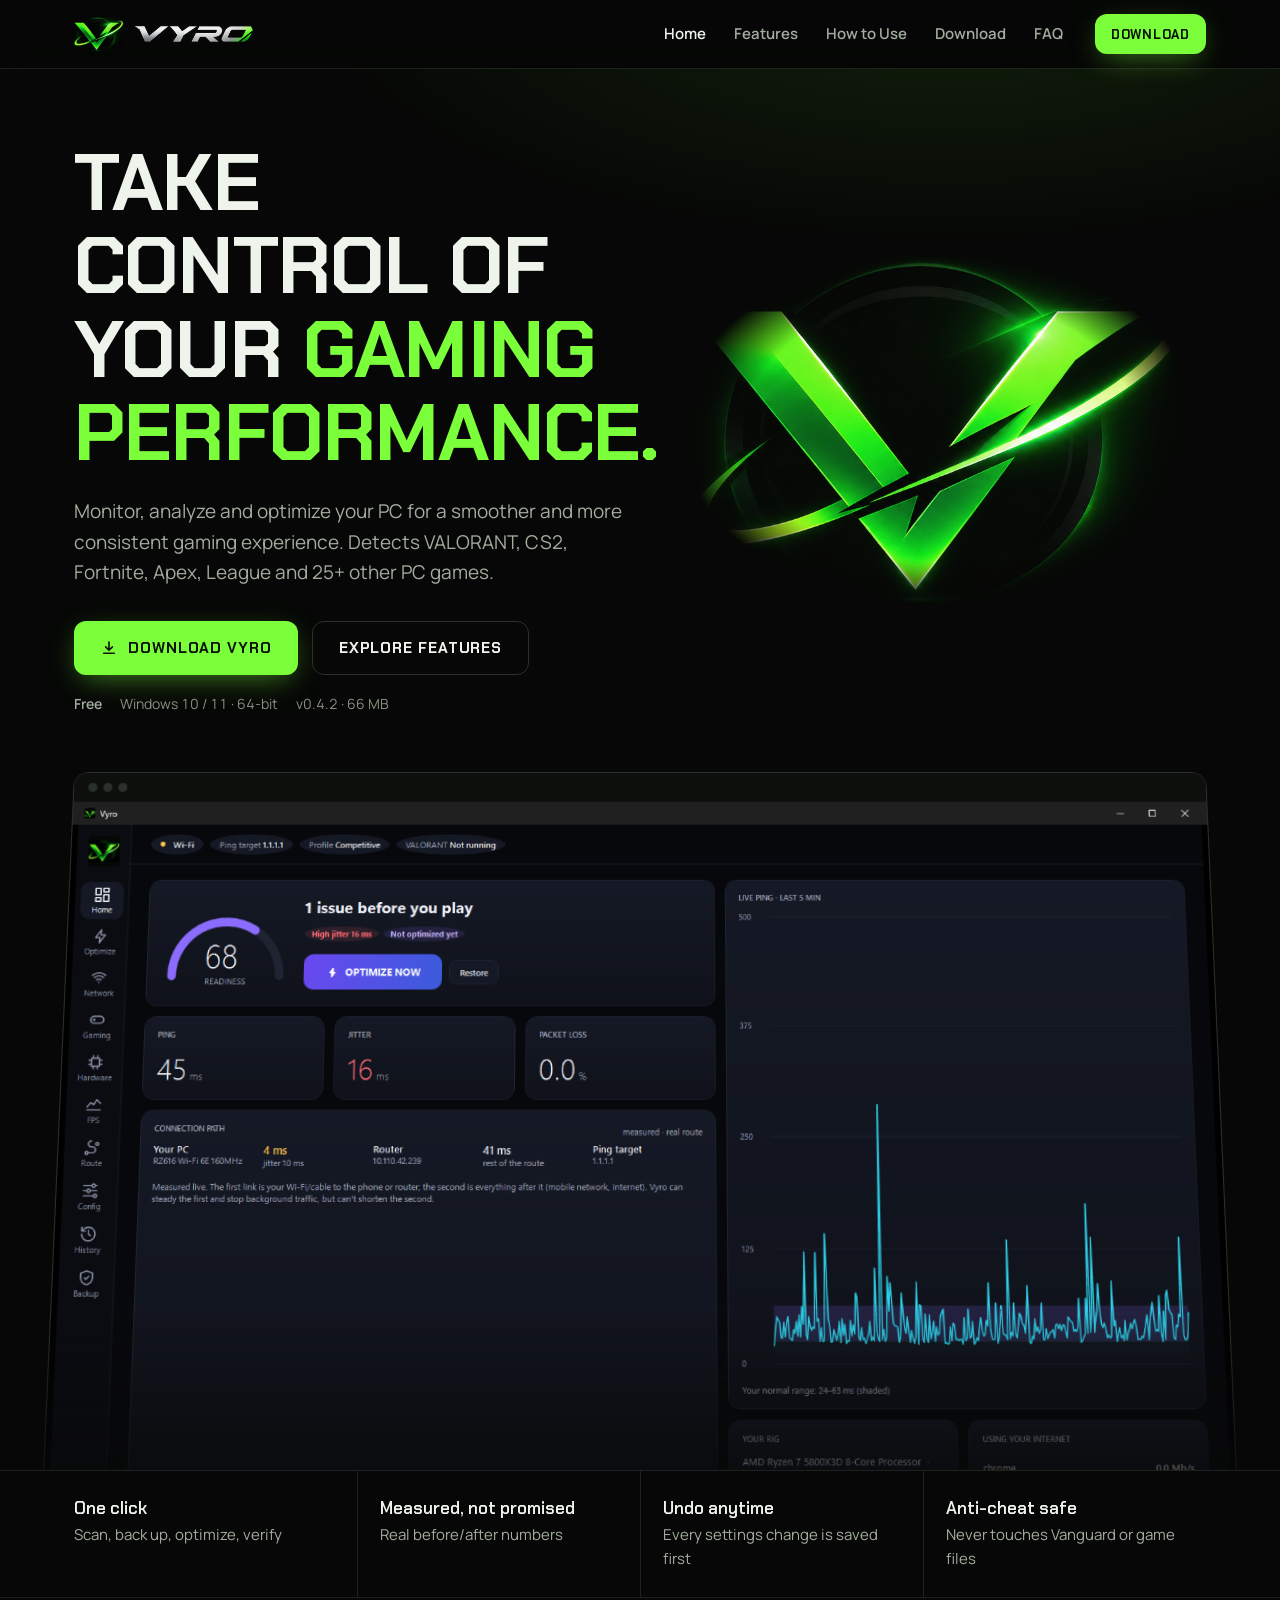
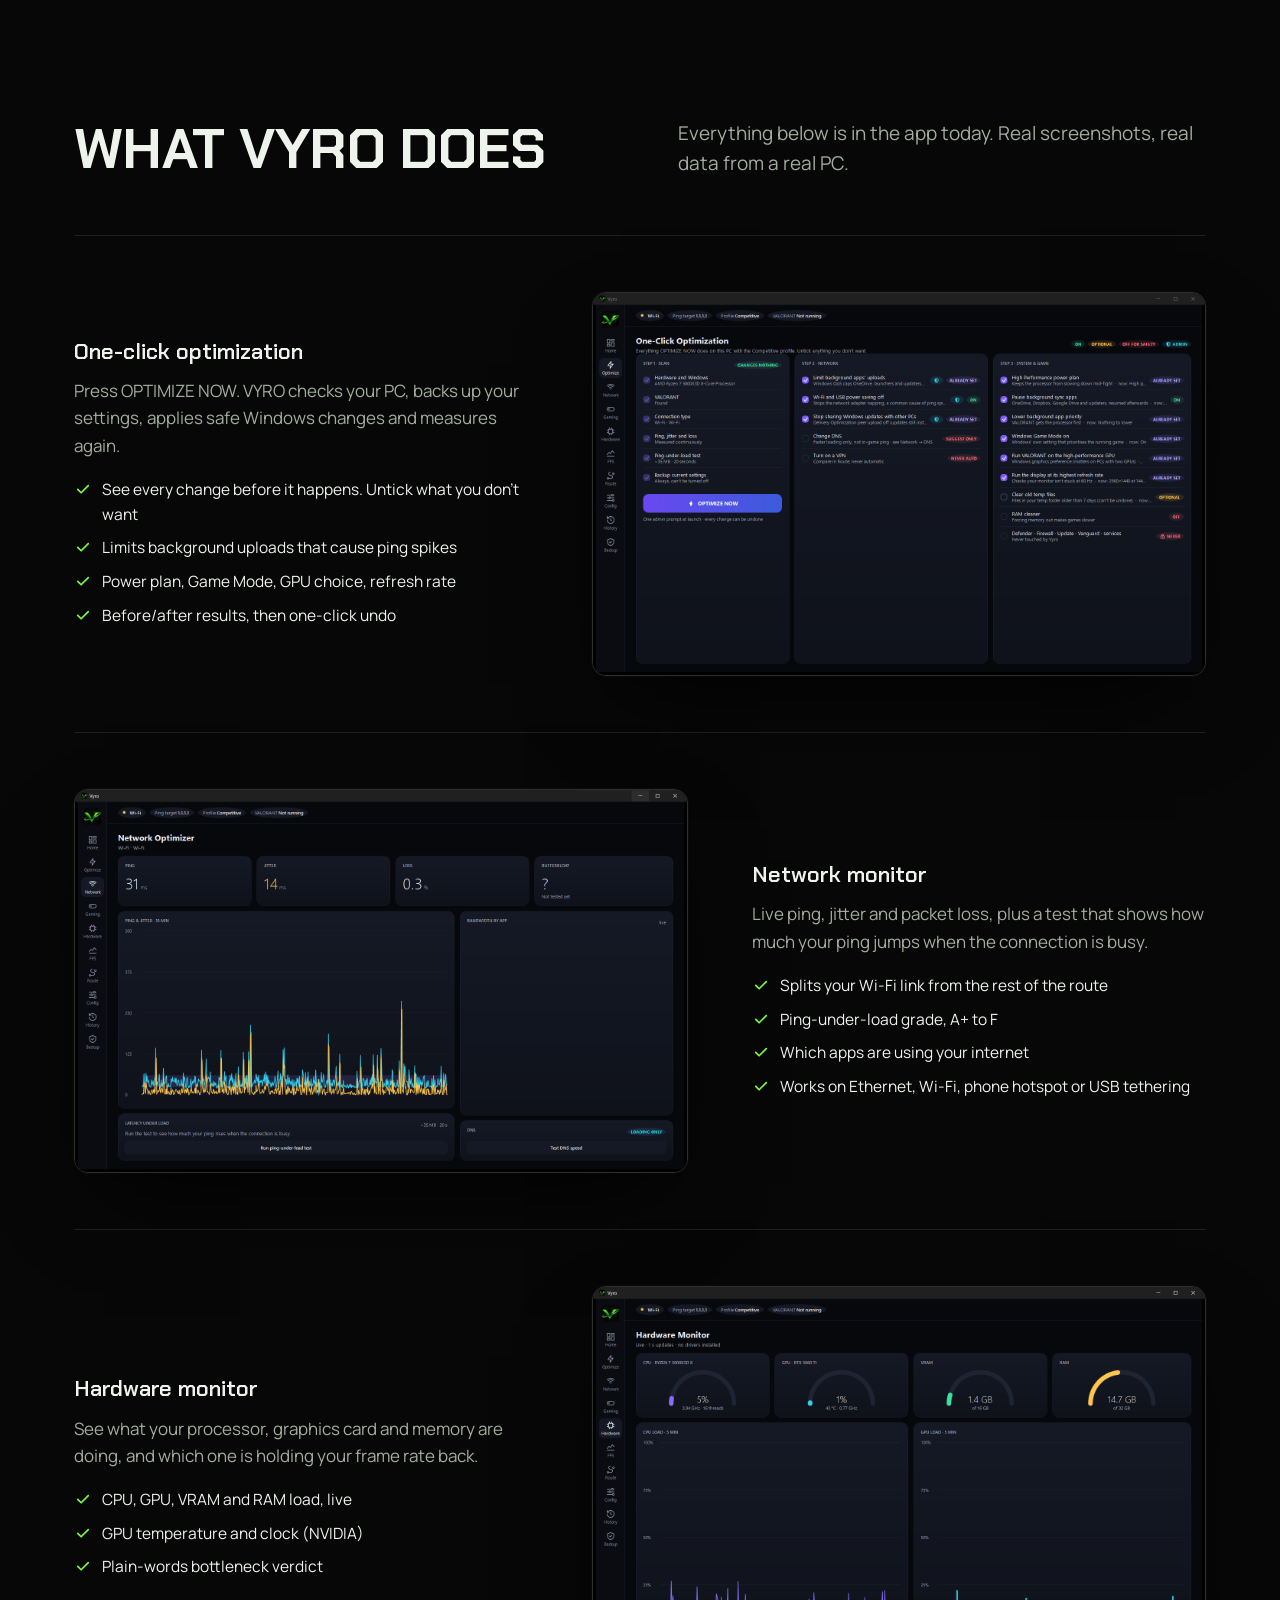
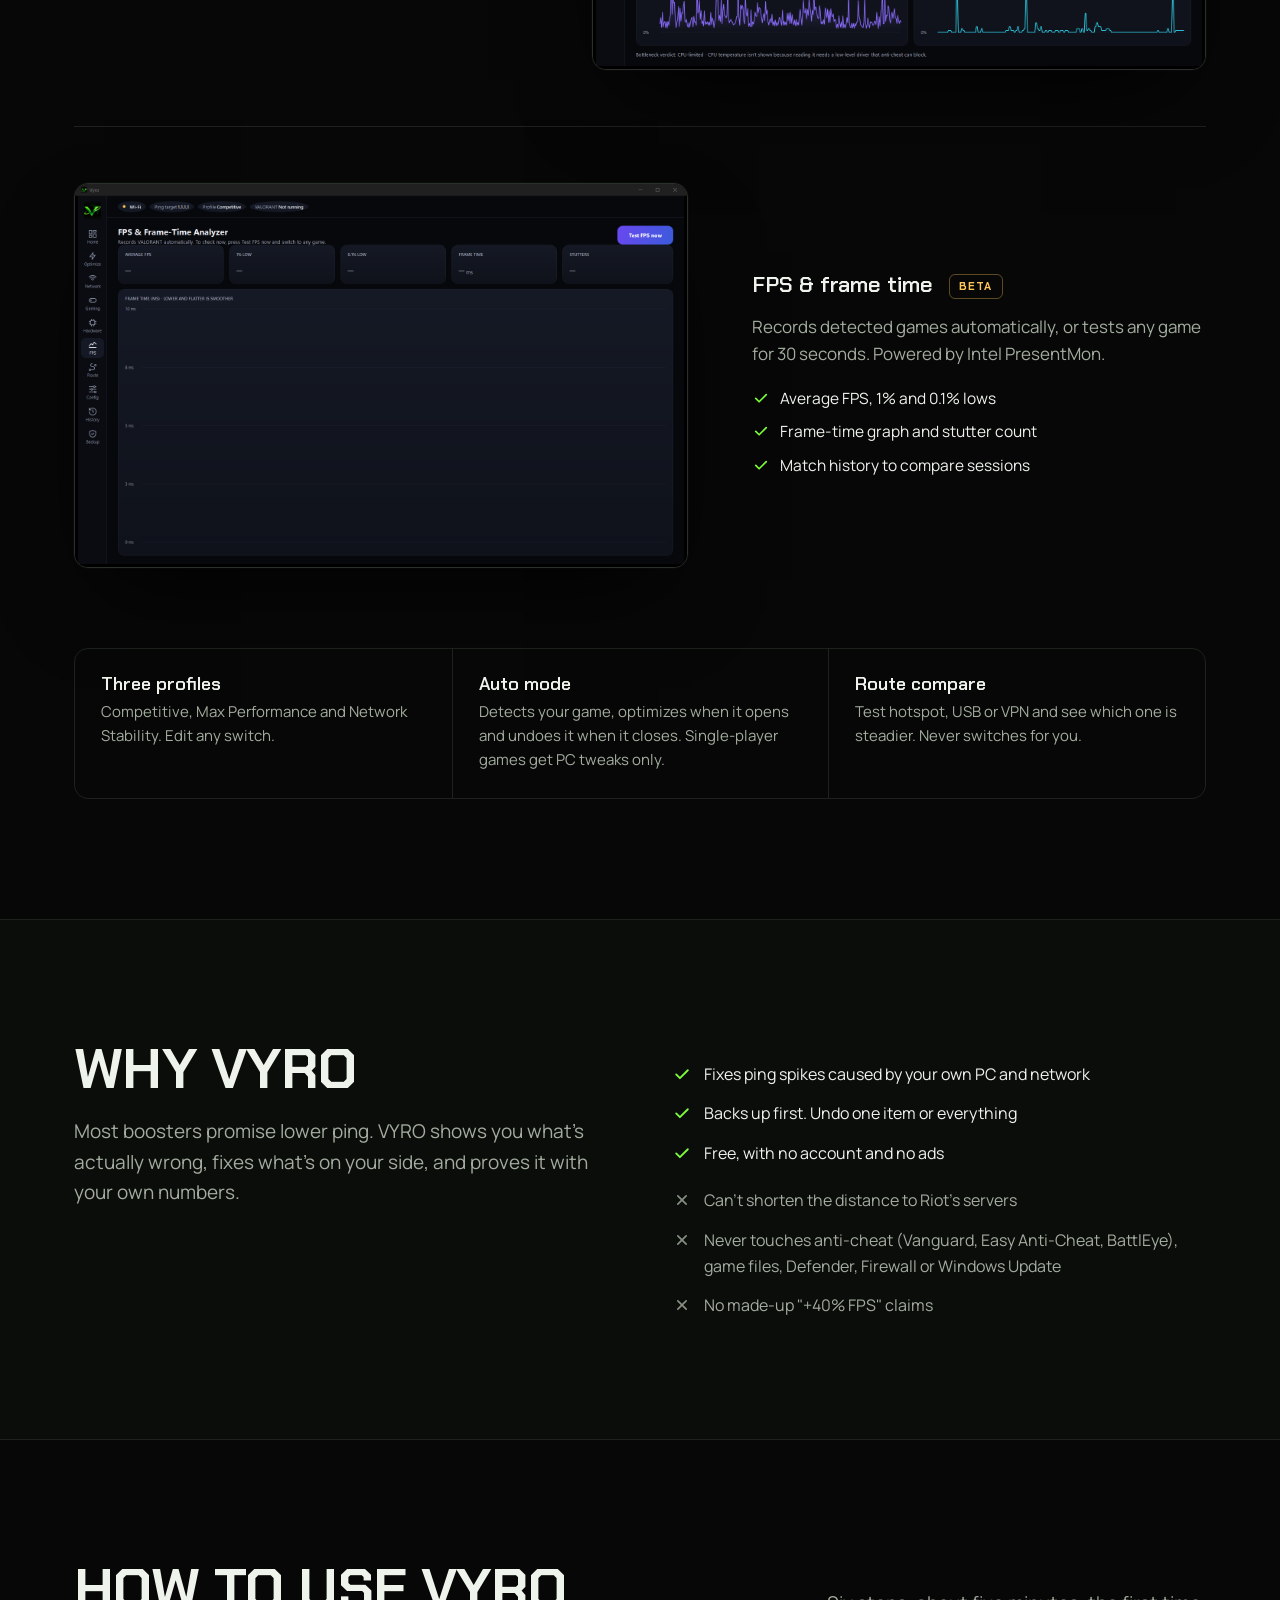
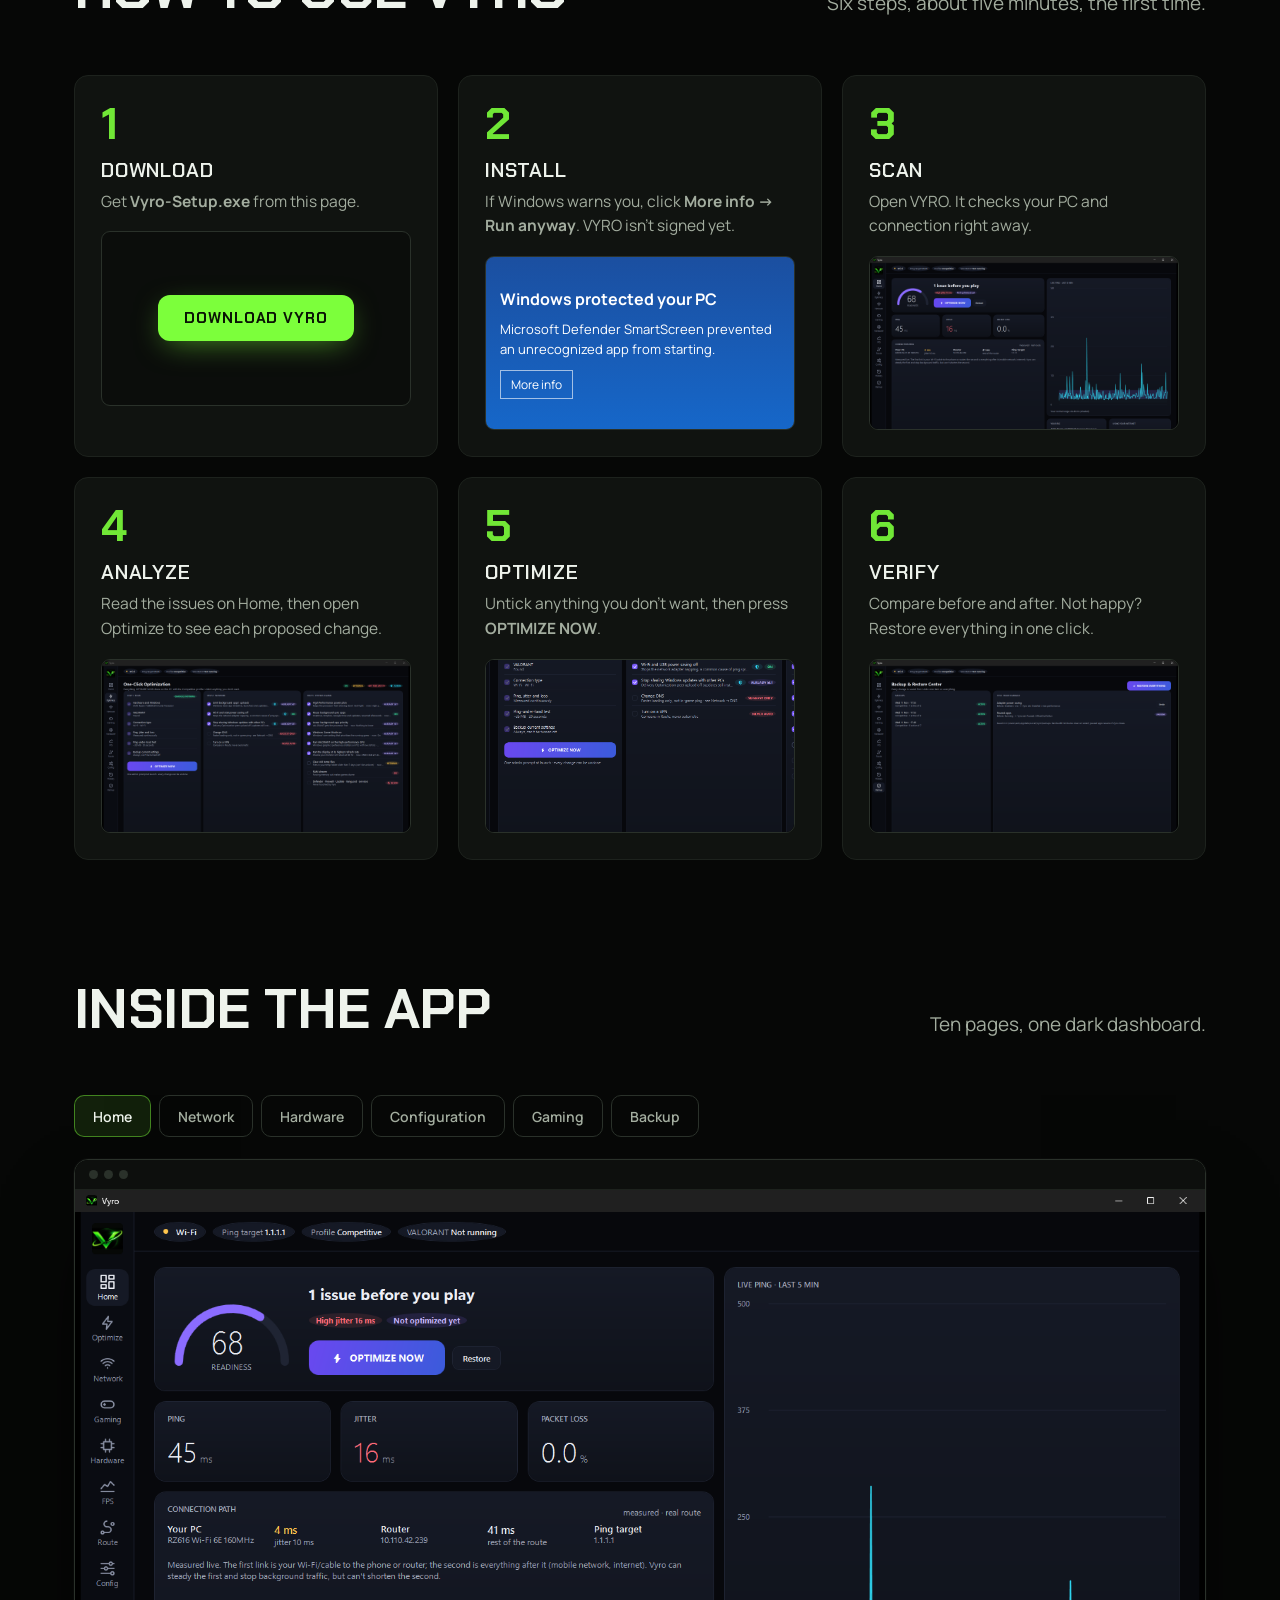
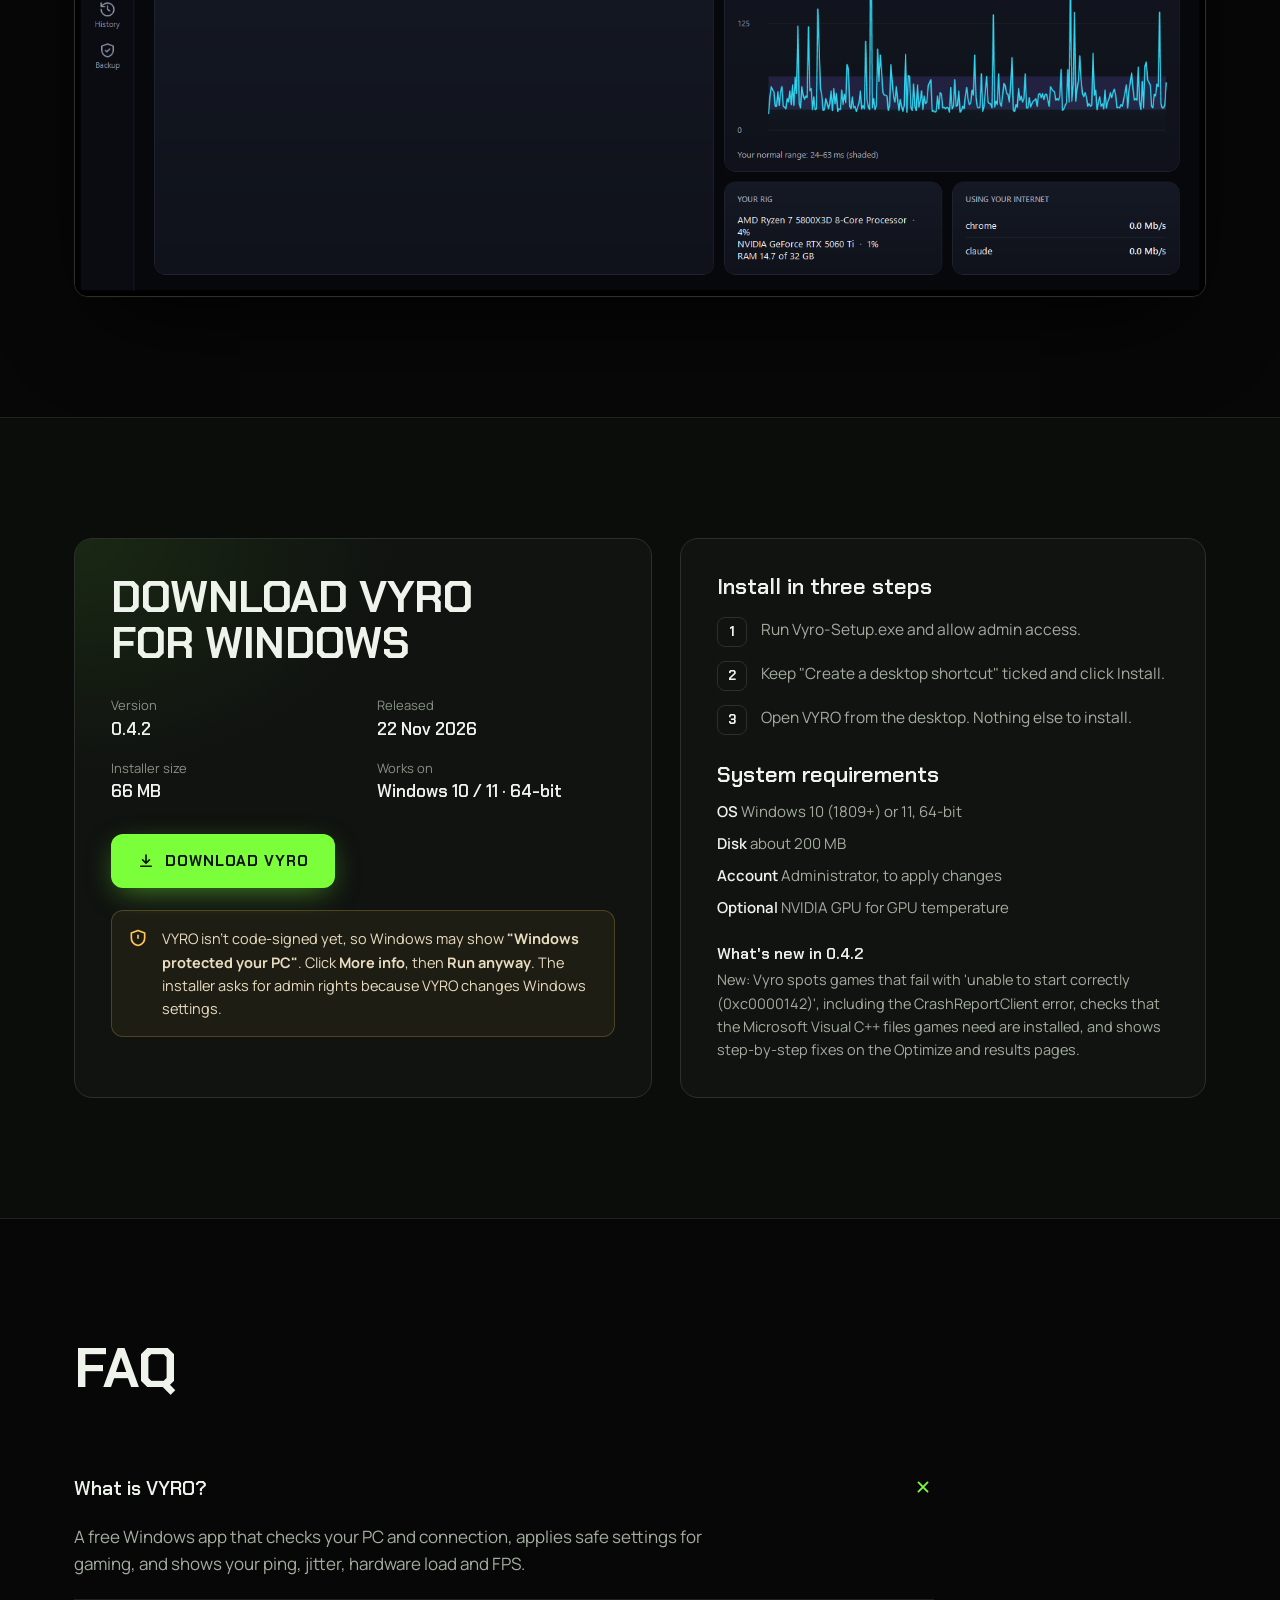
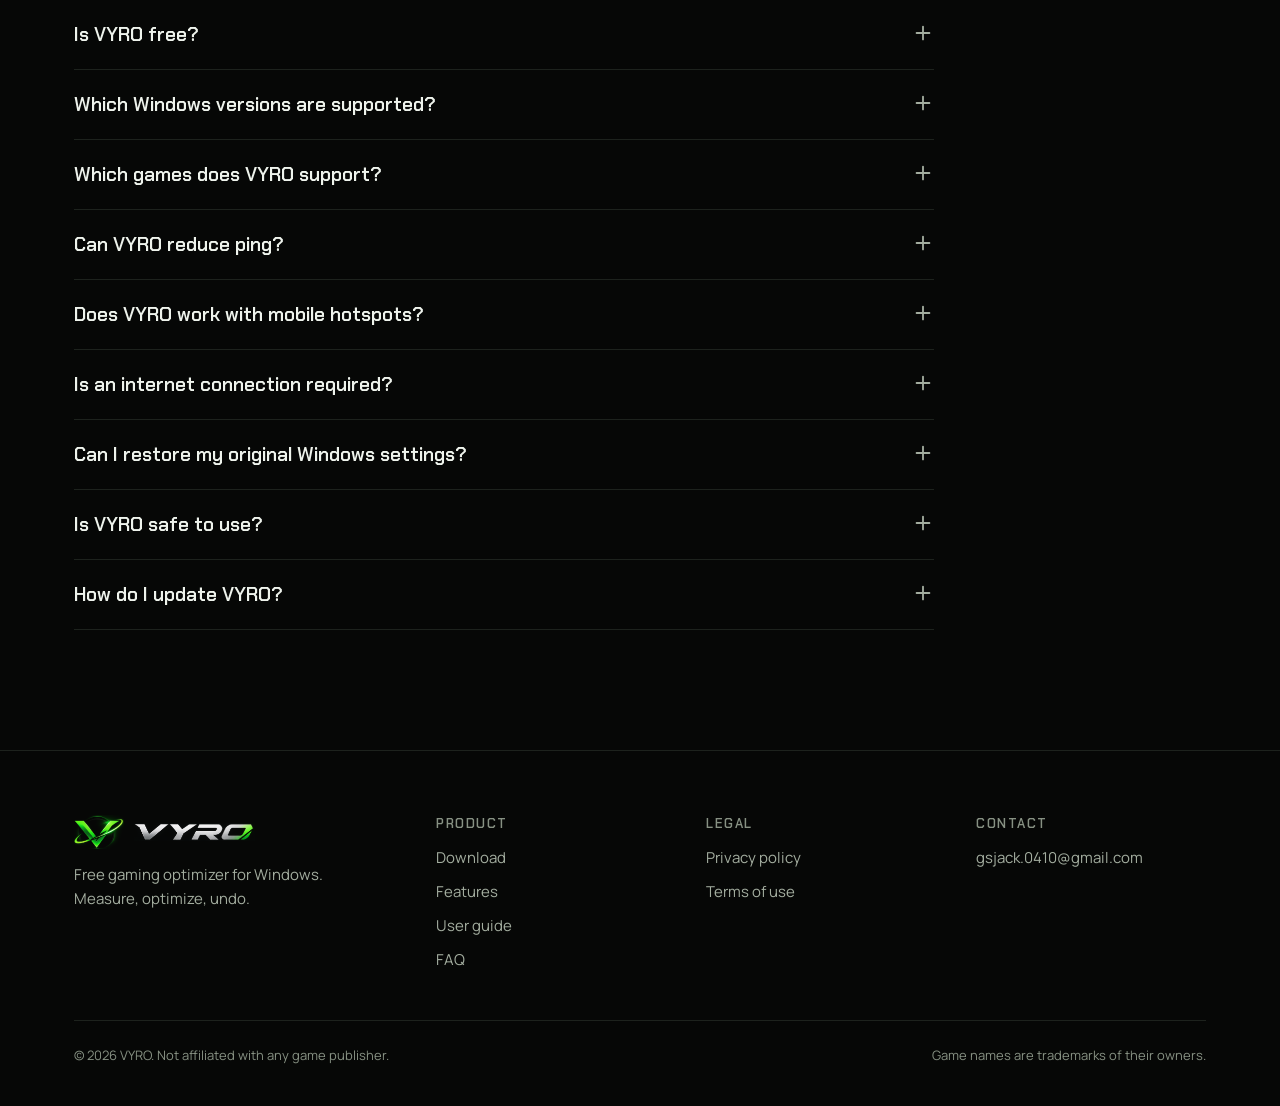
<file: index.html>
<!doctype html>
<html lang="en">
<head>
<meta charset="utf-8">
<meta name="viewport" content="width=device-width, initial-scale=1">
<title>VYRO — Free Gaming Optimizer for Windows</title>
<meta name="description" content="VYRO is a free Windows app that monitors, analyzes and optimizes your PC and connection for VALORANT, CS2, Fortnite and other popular PC games. Real before/after results, and every settings change can be undone.">
<meta name="theme-color" content="#060706">
<link rel="icon" type="image/png" href="assets/favicon.png">
<meta property="og:type" content="website">
<meta property="og:title" content="VYRO — Take control of your gaming performance">
<meta property="og:description" content="Free Windows game optimizer for VALORANT, CS2, Fortnite and more: monitor ping, jitter, hardware and FPS, optimize in one click, undo anytime.">
<meta property="og:image" content="https://gsjack0410.github.io/vyro/assets/screens/dashboard.png">
<meta name="twitter:card" content="summary_large_image">
<script type="application/ld+json">{"@context":"https://schema.org","@type":"SoftwareApplication","name":"VYRO","operatingSystem":"Windows 10, Windows 11","applicationCategory":"UtilitiesApplication","offers":{"@type":"Offer","price":"0","priceCurrency":"USD"}}</script>
<link rel="preconnect" href="https://fonts.googleapis.com">
<link rel="preconnect" href="https://fonts.gstatic.com" crossorigin>
<link href="https://fonts.googleapis.com/css2?family=Chakra+Petch:wght@500;600;700&family=Manrope:wght@400;500;600;700&display=swap" rel="stylesheet">
<link rel="stylesheet" href="styles.css">
<script src="config.js"></script>
<script src="main.js" defer></script>
</head>
<body>
<svg width="0" height="0" style="position:absolute" aria-hidden="true">
  <symbol id="i-check" viewBox="0 0 24 24" fill="none" stroke="currentColor" stroke-width="2.2" stroke-linecap="round" stroke-linejoin="round"><path d="M5 12.5l4.5 4.5L19 7.5"/></symbol>
  <symbol id="i-x" viewBox="0 0 24 24" fill="none" stroke="currentColor" stroke-width="2" stroke-linecap="round"><path d="M7 7l10 10M17 7L7 17"/></symbol>
  <symbol id="i-dl" viewBox="0 0 24 24" fill="none" stroke="currentColor" stroke-width="2.2" stroke-linecap="round" stroke-linejoin="round"><path d="M12 4v11m0 0l-4.5-4.5M12 15l4.5-4.5M5 19h14"/></symbol>
  <symbol id="i-plus" viewBox="0 0 24 24" fill="none" stroke="currentColor" stroke-width="2" stroke-linecap="round"><path d="M12 5v14M5 12h14"/></symbol>
  <symbol id="i-shield" viewBox="0 0 24 24" fill="none" stroke="currentColor" stroke-width="2" stroke-linejoin="round"><path d="M12 3l8 3v6c0 5-3.5 8-8 9-4.5-1-8-4-8-9V6z"/><path d="M12 8v5M12 16h.01"/></symbol>
  <symbol id="i-menu" viewBox="0 0 24 24" fill="none" stroke="currentColor" stroke-width="2" stroke-linecap="round"><path d="M4 7h16M4 12h16M4 17h16"/></symbol>
</svg>

<a class="skip" href="#main">Skip to content</a>
<header class="nav">
  <div class="wrap">
    <a href="#home" class="brand" aria-label="VYRO home"><img src="assets/logo-emblem.png" alt=""><img class="wm" src="assets/logo-wordmark.png" alt="VYRO"></a>
    <nav class="links" aria-label="Main">
      <a href="#home" aria-current="page">Home</a><a href="#features">Features</a><a href="#how">How to Use</a><a href="#download">Download</a><a href="#faq">FAQ</a>
    </nav>
    <a href="#download" class="btn btn-main">Download</a>
    <button class="menu" aria-label="Open menu" aria-expanded="false" aria-controls="mnav"><svg width="22" height="22"><use href="#i-menu"/></svg></button>
  </div>
</header>
<nav class="mnav" id="mnav" aria-label="Mobile"><a href="#home">Home</a><a href="#features">Features</a><a href="#how">How to Use</a><a href="#download">Download</a><a href="#faq">FAQ</a></nav>

<main id="main">
<!-- HERO -->
<section class="hero" id="home" style="padding-bottom:0">
  <div class="wrap">
    <div class="hero-grid">
      <div>
        <h1>Take control of your <em>gaming performance.</em></h1>
        <p class="lede">Monitor, analyze and optimize your PC for a smoother and more consistent gaming experience. Detects VALORANT, CS2, Fortnite, Apex, League and 25+ other PC games.</p>
        <div class="ctas">
          <a class="btn btn-main" href="#download"><svg><use href="#i-dl"/></svg>Download VYRO</a>
          <a class="btn btn-ghost" href="#features">Explore features</a>
        </div>
        <div class="meta num"><span><b>Free</b></span><span>Windows 10 / 11 · 64-bit</span><span>v<span data-cfg="version"></span> · <span data-cfg="size"></span></span></div>
      </div>
      <img class="emblem" src="assets/logo-emblem.png" alt="VYRO emblem">
    </div>
    <div class="shot-hero">
      <div class="frame"><div class="bar"><i></i><i></i><i></i></div><img src="assets/screens/dashboard.png" alt="The VYRO home screen showing live ping, jitter, packet loss, a readiness score and the OPTIMIZE NOW button" width="1600" height="1000"></div>
    </div>
  </div>
</section>

<div class="strip">
  <div class="wrap">
    <div><b>One click</b>Scan, back up, optimize, verify</div>
    <div><b>Measured, not promised</b>Real before/after numbers</div>
    <div><b>Undo anytime</b>Every settings change is saved first</div>
    <div><b>Anti-cheat safe</b>Never touches Vanguard or game files</div>
  </div>
</div>

<!-- FEATURES -->
<section id="features">
  <div class="wrap">
    <div class="head"><h2>What VYRO does</h2><p class="lede">Everything below is in the app today. Real screenshots, real data from a real PC.</p></div>

    <article class="feat">
      <div class="copy"><h3>One-click optimization</h3>
        <p>Press OPTIMIZE NOW. VYRO checks your PC, backs up your settings, applies safe Windows changes and measures again.</p>
        <ul><li><svg><use href="#i-check"/></svg>See every change before it happens. Untick what you don't want</li><li><svg><use href="#i-check"/></svg>Limits background uploads that cause ping spikes</li><li><svg><use href="#i-check"/></svg>Power plan, Game Mode, GPU choice, refresh rate</li><li><svg><use href="#i-check"/></svg>Before/after results, then one-click undo</li></ul></div>
      <div class="frame"><img src="assets/screens/optimize.png" alt="The One-Click Optimization screen listing each change with its status" loading="lazy"></div>
    </article>

    <article class="feat">
      <div class="copy"><h3>Network monitor</h3>
        <p>Live ping, jitter and packet loss, plus a test that shows how much your ping jumps when the connection is busy.</p>
        <ul><li><svg><use href="#i-check"/></svg>Splits your Wi-Fi link from the rest of the route</li><li><svg><use href="#i-check"/></svg>Ping-under-load grade, A+ to F</li><li><svg><use href="#i-check"/></svg>Which apps are using your internet</li><li><svg><use href="#i-check"/></svg>Works on Ethernet, Wi-Fi, phone hotspot or USB tethering</li></ul></div>
      <div class="frame"><img src="assets/screens/network.png" alt="The Network screen with ping and jitter over ten minutes" loading="lazy"></div>
    </article>

    <article class="feat">
      <div class="copy"><h3>Hardware monitor</h3>
        <p>See what your processor, graphics card and memory are doing, and which one is holding your frame rate back.</p>
        <ul><li><svg><use href="#i-check"/></svg>CPU, GPU, VRAM and RAM load, live</li><li><svg><use href="#i-check"/></svg>GPU temperature and clock (NVIDIA)</li><li><svg><use href="#i-check"/></svg>Plain-words bottleneck verdict</li></ul></div>
      <div class="frame"><img src="assets/screens/hardware.png" alt="The Hardware screen with CPU, GPU, VRAM and RAM gauges" loading="lazy"></div>
    </article>

    <article class="feat">
      <div class="copy"><h3>FPS &amp; frame time <span class="tag beta">BETA</span></h3>
        <p>Records detected games automatically, or tests any game for 30 seconds. Powered by Intel PresentMon.</p>
        <ul><li><svg><use href="#i-check"/></svg>Average FPS, 1% and 0.1% lows</li><li><svg><use href="#i-check"/></svg>Frame-time graph and stutter count</li><li><svg><use href="#i-check"/></svg>Match history to compare sessions</li></ul></div>
      <div class="frame"><img src="assets/screens/fps.png" alt="The FPS and frame-time analyzer screen with the Test FPS now button" loading="lazy"></div>
    </article>

    <div class="more">
      <div><h3>Three profiles</h3><p>Competitive, Max Performance and Network Stability. Edit any switch.</p></div>
      <div><h3>Auto mode</h3><p>Detects your game, optimizes when it opens and undoes it when it closes. Single-player games get PC tweaks only.</p></div>
      <div><h3>Route compare</h3><p>Test hotspot, USB or VPN and see which one is steadier. Never switches for you.</p></div>
    </div>
  </div>
</section>

<!-- WHY / HONESTY -->
<section class="honest">
  <div class="wrap honest-grid">
    <div><h2>Why VYRO</h2><p class="lede" style="margin-top:18px">Most boosters promise lower ping. VYRO shows you what's actually wrong, fixes what's on your side, and proves it with your own numbers.</p></div>
    <div>
      <ul class="does">
        <li><svg><use href="#i-check"/></svg>Fixes ping spikes caused by your own PC and network</li>
        <li><svg><use href="#i-check"/></svg>Backs up first. Undo one item or everything</li>
        <li><svg><use href="#i-check"/></svg>Free, with no account and no ads</li>
      </ul>
      <ul class="doesnt">
        <li><svg><use href="#i-x"/></svg>Can't shorten the distance to Riot's servers</li>
        <li><svg><use href="#i-x"/></svg>Never touches anti-cheat (Vanguard, Easy Anti-Cheat, BattlEye), game files, Defender, Firewall or Windows Update</li>
        <li><svg><use href="#i-x"/></svg>No made-up "+40% FPS" claims</li>
      </ul>
    </div>
  </div>
</section>

<!-- HOW TO USE -->
<section id="how">
  <div class="wrap">
    <div class="head"><h2>How to use VYRO</h2><p class="lede">Six steps, about five minutes, the first time.</p></div>
    <div class="steps">
      <div class="step"><div class="n">1</div><h3>Download</h3><p>Get <b>Vyro-Setup.exe</b> from this page.</p>
        <div class="mini" style="display:grid;place-items:center;background:var(--bg2)"><span class="btn btn-main" style="pointer-events:none;height:46px">Download VYRO</span></div></div>
      <div class="step"><div class="n">2</div><h3>Install</h3><p>If Windows warns you, click <b>More info → Run anyway</b>. VYRO isn't signed yet.</p>
        <div class="mini smart"><div><b>Windows protected your PC</b>Microsoft Defender SmartScreen prevented an unrecognized app from starting.<br><span>More info</span></div></div></div>
      <div class="step"><div class="n">3</div><h3>Scan</h3><p>Open VYRO. It checks your PC and connection right away.</p>
        <div class="mini" style="--pos:0 0"><img src="assets/screens/dashboard.png" alt="" loading="lazy"></div></div>
      <div class="step"><div class="n">4</div><h3>Analyze</h3><p>Read the issues on Home, then open Optimize to see each proposed change.</p>
        <div class="mini" style="--pos:20% 0"><img src="assets/screens/optimize.png" alt="" loading="lazy"></div></div>
      <div class="step"><div class="n">5</div><h3>Optimize</h3><p>Untick anything you don't want, then press <b>OPTIMIZE NOW</b>.</p>
        <div class="mini" style="--pos:0 45%"><img src="assets/screens/optimize.png" alt="" loading="lazy" style="object-position:0 60%;transform:scale(1.6);transform-origin:12% 58%"></div></div>
      <div class="step"><div class="n">6</div><h3>Verify</h3><p>Compare before and after. Not happy? Restore everything in one click.</p>
        <div class="mini"><img src="assets/screens/backup.png" alt="" loading="lazy"></div></div>
    </div>
  </div>
</section>

<!-- PREVIEW -->
<section id="preview" style="padding-top:0">
  <div class="wrap">
    <div class="head"><h2>Inside the app</h2><p class="lede">Ten pages, one dark dashboard.</p></div>
    <div class="tabs" role="tablist">
      <button role="tab" aria-selected="true" data-img="dashboard">Home</button>
      <button role="tab" aria-selected="false" data-img="network">Network</button>
      <button role="tab" aria-selected="false" data-img="hardware">Hardware</button>
      <button role="tab" aria-selected="false" data-img="config">Configuration</button>
      <button role="tab" aria-selected="false" data-img="gaming">Gaming</button>
      <button role="tab" aria-selected="false" data-img="backup">Backup</button>
    </div>
    <div class="frame"><div class="bar"><i></i><i></i><i></i></div><img id="pv" src="assets/screens/dashboard.png" alt="VYRO app screenshot" loading="lazy"></div>
  </div>
</section>

<!-- DOWNLOAD -->
<section id="download" class="honest">
  <div class="wrap dl">
    <div class="card dl-main">
      <h2>Download VYRO for Windows</h2>
      <dl class="specs num">
        <div><dt>Version</dt><dd data-cfg="version"></dd></div>
        <div><dt>Released</dt><dd data-cfg="date"></dd></div>
        <div><dt>Installer size</dt><dd data-cfg="size"></dd></div>
        <div><dt>Works on</dt><dd>Windows 10 / 11 · 64-bit</dd></div>
      </dl>
      <a class="btn btn-main" data-download><svg><use href="#i-dl"/></svg><span>Download VYRO</span></a>
      
      <div class="note"><svg><use href="#i-shield"/></svg><div>VYRO isn't code-signed yet, so Windows may show <b>"Windows protected your PC"</b>. Click <b>More info</b>, then <b>Run anyway</b>. The installer asks for admin rights because VYRO changes Windows settings.</div></div>
    </div>
    <div class="card">
      <h3>Install in three steps</h3>
      <ol class="install"><li>Run Vyro-Setup.exe and allow admin access.</li><li>Keep "Create a desktop shortcut" ticked and click Install.</li><li>Open VYRO from the desktop. Nothing else to install.</li></ol>
      <h3>System requirements</h3>
      <ul class="req" style="margin-top:14px"><li><b>OS</b> Windows 10 (1809+) or 11, 64-bit</li><li><b>Disk</b> about 200 MB</li><li><b>Account</b> Administrator, to apply changes</li><li><b>Optional</b> NVIDIA GPU for GPU temperature</li></ul>
      <div class="log"><h3>What's new in <span data-cfg="version"></span></h3><p data-cfg="notes">New: start with Windows, jitter warning, choose which apps pause during games, and an update check. Fixed: old backups are only cleaned up after you have undone them.</p></div>
    </div>
  </div>
</section>

<!-- FAQ -->
<section id="faq">
  <div class="wrap">
    <div class="head"><h2>FAQ</h2></div>
    <div class="faq">
      <details open><summary>What is VYRO?<svg><use href="#i-plus"/></svg></summary><p>A free Windows app that checks your PC and connection, applies safe settings for gaming, and shows your ping, jitter, hardware load and FPS.</p></details>
      <details><summary>Is VYRO free?<svg><use href="#i-plus"/></svg></summary><p>Yes. No account, no ads, no paid tier.</p></details>
      <details><summary>Which Windows versions are supported?<svg><use href="#i-plus"/></svg></summary><p>Windows 10 (version 1809 or newer) and Windows 11, 64-bit.</p></details>
      <details><summary>Which games does VYRO support?<svg><use href="#i-plus"/></svg></summary><p>VYRO detects about 30 popular PC games automatically, including VALORANT, Counter-Strike 2, Fortnite, Apex Legends, League of Legends, Dota 2, PUBG, Call of Duty, Overwatch, Rainbow Six Siege, Marvel Rivals and Roblox. You can add any other game in Config. It only reads the game's name. It never opens, edits or injects into a game, and never touches anti-cheat.</p></details>
      <details><summary>Can VYRO reduce ping?<svg><use href="#i-plus"/></svg></summary><p>It can reduce ping <i>spikes</i> caused on your side, such as background uploads, Wi-Fi power saving and busy connections. It can't shorten the distance to the game server. Your normal ping depends on your location and internet provider.</p></details>
      <details><summary>Does VYRO work with mobile hotspots?<svg><use href="#i-plus"/></svg></summary><p>Yes. It detects phone hotspots and USB tethering and asks before running tests that use mobile data (about 35 MB).</p></details>
      <details><summary>Is an internet connection required?<svg><use href="#i-plus"/></svg></summary><p>Only for the network tests. Optimization and the hardware monitor work offline.</p></details>
      <details><summary>Can I restore my original Windows settings?<svg><use href="#i-plus"/></svg></summary><p>Yes. Every settings change is backed up first. Undo one item or everything in the Backup page. Uninstalling also restores them. The optional temp-file cleanup is the only thing that can't be undone.</p></details>
      <details><summary>Is VYRO safe to use?<svg><use href="#i-plus"/></svg></summary><p>VYRO only uses standard Windows settings, installs no drivers, and never touches anti-cheat, game files, Defender, Firewall or Windows Update. It isn't code-signed yet, so Windows may warn you on first install.</p></details>
      <details><summary>How do I update VYRO?<svg><use href="#i-plus"/></svg></summary><p>Download the newest installer from this page and run it. It updates in place and keeps your settings.</p></details>
    </div>
  </div>
</section>
</main>

<footer>
  <div class="wrap">
    <div class="foot">
      <div><a href="#home" class="brand"><img src="assets/logo-emblem.png" alt=""><img class="wm" src="assets/logo-wordmark.png" alt="VYRO"></a><p>Free gaming optimizer for Windows. Measure, optimize, undo.</p></div>
      <div><h4>Product</h4><ul><li><a href="#download">Download</a></li><li><a href="#features">Features</a></li><li><a href="#how">User guide</a></li><li><a href="#faq">FAQ</a></li></ul></div>
      <div><h4>Legal</h4><ul><li><a href="privacy.html">Privacy policy</a></li><li><a href="terms.html">Terms of use</a></li></ul></div>
      <div><h4>Contact</h4><ul><li><a href="mailto:gsjack.0410@gmail.com">gsjack.0410@gmail.com</a></li></ul></div>
    </div>
    <div class="copy-line"><span>© <span data-cfg="year">2026</span> VYRO. Not affiliated with any game publisher.</span><span>Game names are trademarks of their owners.</span></div>
  </div>
</footer>
</body>
</html>
</file>
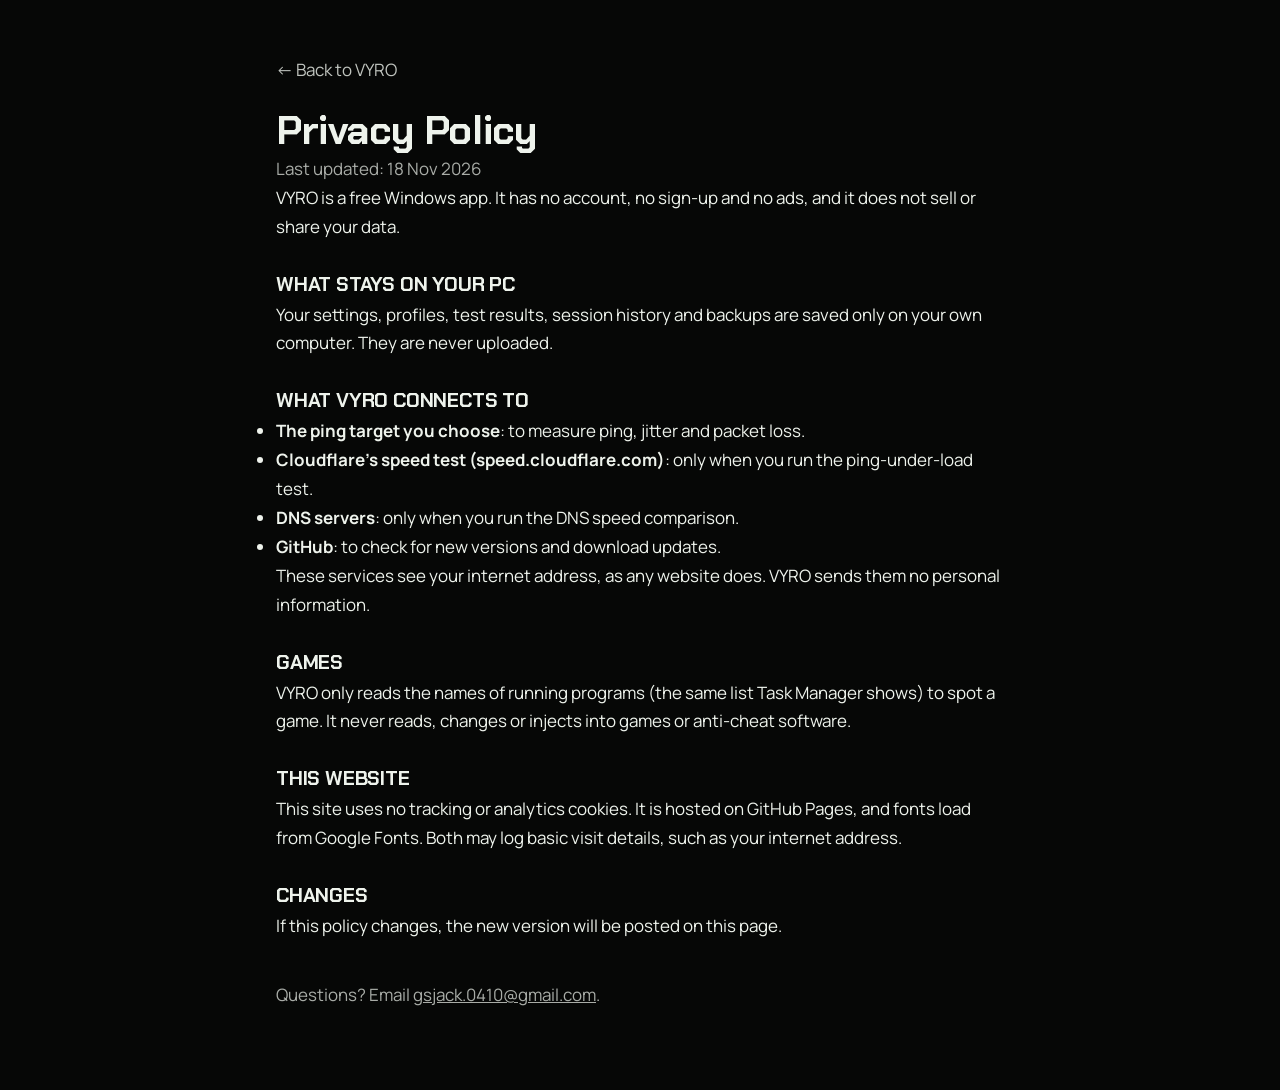
<file: privacy.html>
<!doctype html>
<html lang="en">
<head>
<meta charset="utf-8">
<meta name="viewport" content="width=device-width, initial-scale=1">
<title>Privacy Policy | VYRO</title>
<meta name="theme-color" content="#060706">
<link rel="icon" type="image/png" href="assets/favicon.png">
<link rel="preconnect" href="https://fonts.googleapis.com">
<link rel="preconnect" href="https://fonts.gstatic.com" crossorigin>
<link href="https://fonts.googleapis.com/css2?family=Chakra+Petch:wght@500;600;700&family=Manrope:wght@400;500;600;700&display=swap" rel="stylesheet">
<link rel="stylesheet" href="styles.css">
<style>.legal{max-width:760px;margin:0 auto;padding:56px 16px 80px;line-height:1.7}.legal h1{font-family:'Chakra Petch',sans-serif;font-size:clamp(28px,5vw,40px);margin:24px 0 4px}.legal h2{font-family:'Chakra Petch',sans-serif;font-size:20px;margin:32px 0 6px}.legal a{color:inherit;text-decoration:underline}.legal .back{text-decoration:none;opacity:.8}.legal .muted{opacity:.7}</style>
</head>
<body>
<main class="legal">
<a class="back" href="index.html">&larr; Back to VYRO</a>
<h1>Privacy Policy</h1>
<p class="muted">Last updated: 18 Nov 2026</p>
<p>VYRO is a free Windows app. It has no account, no sign-up and no ads, and it does not sell or share your data.</p>
<h2>What stays on your PC</h2>
<p>Your settings, profiles, test results, session history and backups are saved only on your own computer. They are never uploaded.</p>
<h2>What VYRO connects to</h2>
<ul>
<li><b>The ping target you choose</b>: to measure ping, jitter and packet loss.</li>
<li><b>Cloudflare's speed test (speed.cloudflare.com)</b>: only when you run the ping-under-load test.</li>
<li><b>DNS servers</b>: only when you run the DNS speed comparison.</li>
<li><b>GitHub</b>: to check for new versions and download updates.</li>
</ul>
<p>These services see your internet address, as any website does. VYRO sends them no personal information.</p>
<h2>Games</h2>
<p>VYRO only reads the names of running programs (the same list Task Manager shows) to spot a game. It never reads, changes or injects into games or anti-cheat software.</p>
<h2>This website</h2>
<p>This site uses no tracking or analytics cookies. It is hosted on GitHub Pages, and fonts load from Google Fonts. Both may log basic visit details, such as your internet address.</p>
<h2>Changes</h2>
<p>If this policy changes, the new version will be posted on this page.</p>
<p class="muted" style="margin-top:40px">Questions? Email <a href="mailto:gsjack.0410@gmail.com">gsjack.0410@gmail.com</a>.</p>
</main>
</body>
</html>
</file>
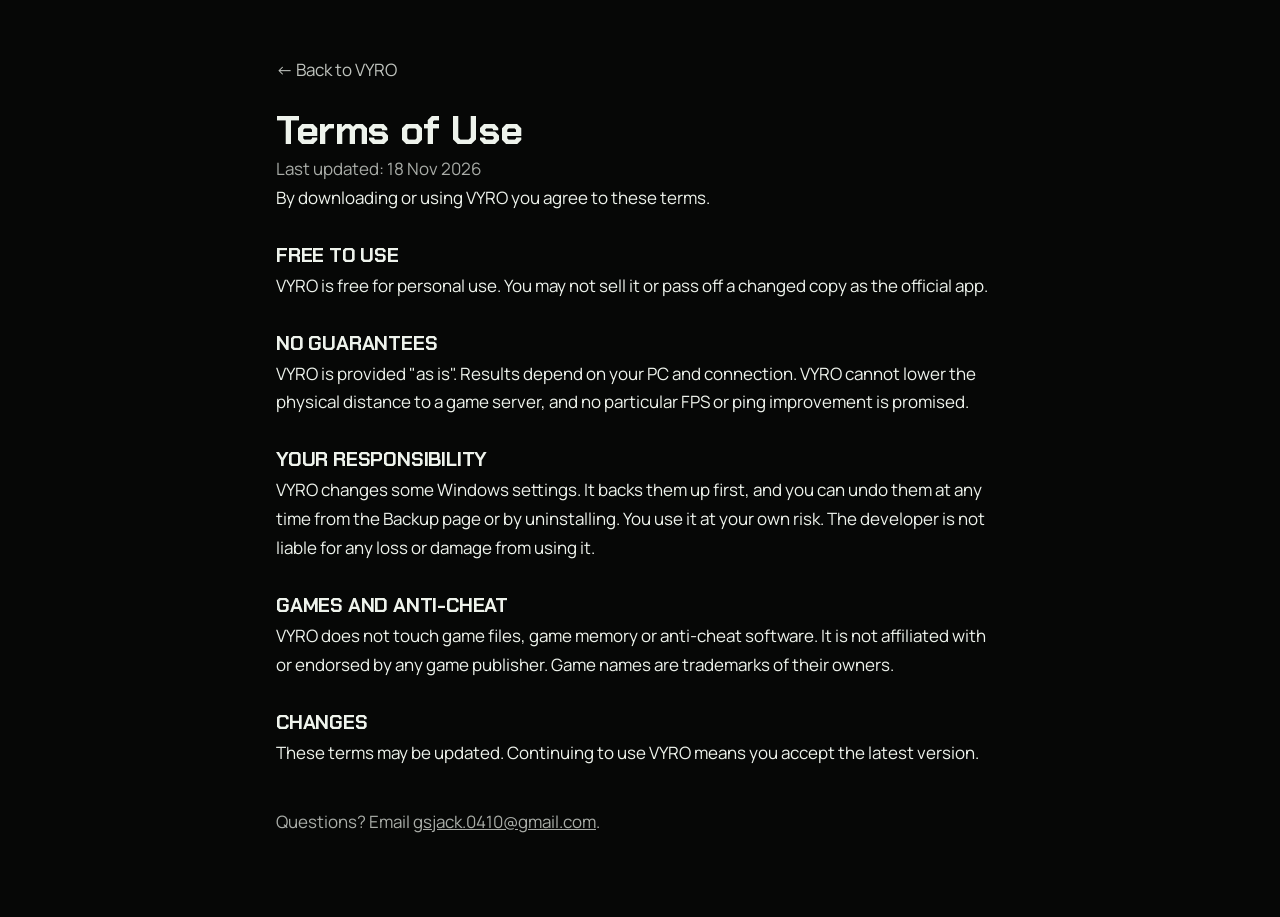
<file: terms.html>
<!doctype html>
<html lang="en">
<head>
<meta charset="utf-8">
<meta name="viewport" content="width=device-width, initial-scale=1">
<title>Terms of Use | VYRO</title>
<meta name="theme-color" content="#060706">
<link rel="icon" type="image/png" href="assets/favicon.png">
<link rel="preconnect" href="https://fonts.googleapis.com">
<link rel="preconnect" href="https://fonts.gstatic.com" crossorigin>
<link href="https://fonts.googleapis.com/css2?family=Chakra+Petch:wght@500;600;700&family=Manrope:wght@400;500;600;700&display=swap" rel="stylesheet">
<link rel="stylesheet" href="styles.css">
<style>.legal{max-width:760px;margin:0 auto;padding:56px 16px 80px;line-height:1.7}.legal h1{font-family:'Chakra Petch',sans-serif;font-size:clamp(28px,5vw,40px);margin:24px 0 4px}.legal h2{font-family:'Chakra Petch',sans-serif;font-size:20px;margin:32px 0 6px}.legal a{color:inherit;text-decoration:underline}.legal .back{text-decoration:none;opacity:.8}.legal .muted{opacity:.7}</style>
</head>
<body>
<main class="legal">
<a class="back" href="index.html">&larr; Back to VYRO</a>
<h1>Terms of Use</h1>
<p class="muted">Last updated: 18 Nov 2026</p>
<p>By downloading or using VYRO you agree to these terms.</p>
<h2>Free to use</h2>
<p>VYRO is free for personal use. You may not sell it or pass off a changed copy as the official app.</p>
<h2>No guarantees</h2>
<p>VYRO is provided "as is". Results depend on your PC and connection. VYRO cannot lower the physical distance to a game server, and no particular FPS or ping improvement is promised.</p>
<h2>Your responsibility</h2>
<p>VYRO changes some Windows settings. It backs them up first, and you can undo them at any time from the Backup page or by uninstalling. You use it at your own risk. The developer is not liable for any loss or damage from using it.</p>
<h2>Games and anti-cheat</h2>
<p>VYRO does not touch game files, game memory or anti-cheat software. It is not affiliated with or endorsed by any game publisher. Game names are trademarks of their owners.</p>
<h2>Changes</h2>
<p>These terms may be updated. Continuing to use VYRO means you accept the latest version.</p>
<p class="muted" style="margin-top:40px">Questions? Email <a href="mailto:gsjack.0410@gmail.com">gsjack.0410@gmail.com</a>.</p>
</main>
</body>
</html>
</file>
<file: styles.css>
:root{
  --bg:#060706; --bg2:#0b0d0b; --panel:#101310; --line:#1d221d; --line2:#2a312a;
  --txt:#eef3ec; --mut:#a3ad9f; --dim:#879183;
  --lime:#7CFF3B; --lime-ink:#0a1405; --lime-soft:rgba(124,255,59,.10);
  --warn:#ffc65a;
  --r:14px; --wrap:1180px;
  --ease:cubic-bezier(.16,1,.3,1);
}
*{box-sizing:border-box;margin:0;padding:0}
html{scroll-behavior:smooth;scroll-padding-top:84px}
body{background:var(--bg);color:var(--txt);font:400 17px/1.6 Manrope,system-ui,sans-serif;-webkit-font-smoothing:antialiased}
::selection{background:var(--lime);color:var(--lime-ink)}
::-webkit-scrollbar{width:10px}::-webkit-scrollbar-track{background:var(--bg)}::-webkit-scrollbar-thumb{background:var(--line2);border-radius:10px}
a{color:inherit;text-decoration:none}
:focus-visible{outline:2px solid var(--lime);outline-offset:3px;border-radius:6px}
img{display:block;max-width:100%;height:auto}
.hero-grid>*,.feat>*,.honest-grid>*,.dl>*,.steps>*{min-width:0}
.wrap{max-width:var(--wrap);margin:0 auto;padding:0 24px}
h1,h2,h3{font-family:"Chakra Petch",sans-serif;font-weight:700;letter-spacing:-.01em;line-height:1.05;text-wrap:balance}
h2{font-size:clamp(34px,4.4vw,56px);text-transform:uppercase}
h3{font-size:22px;font-weight:600;letter-spacing:0}
.lede{color:var(--mut);font-size:19px;max-width:56ch}
.num{font-variant-numeric:tabular-nums}

/* nav */
.nav{position:sticky;top:0;z-index:20;background:rgba(6,7,6,.82);backdrop-filter:blur(14px);border-bottom:1px solid var(--line)}
.nav .wrap{display:flex;align-items:center;height:68px;gap:32px}
.brand{display:flex;align-items:center;gap:10px}
.brand img{height:34px;mix-blend-mode:screen}
.brand .wm{height:18px}
.links{display:flex;gap:28px;margin-left:auto;font-size:15px;font-weight:600;color:var(--mut)}
.links a{padding:6px 0;transition:color .2s}
.links a:hover,.links a[aria-current]{color:var(--txt)}
.menu{display:none;margin-left:auto;background:none;border:1px solid var(--line2);color:var(--txt);border-radius:10px;width:42px;height:42px}

/* buttons */
.btn{display:inline-flex;align-items:center;gap:10px;height:54px;padding:0 26px;border-radius:12px;font:700 15px/1 "Chakra Petch",sans-serif;letter-spacing:.06em;text-transform:uppercase;transition:transform .25s var(--ease),box-shadow .25s,background .2s;cursor:pointer;border:0}
.btn svg{width:18px;height:18px}
.btn-main{background:var(--lime);color:var(--lime-ink);box-shadow:0 8px 30px -8px rgba(124,255,59,.55)}
.btn-main:hover{transform:translateY(-2px);box-shadow:0 14px 40px -10px rgba(124,255,59,.7)}
.btn-main[aria-disabled=true]{background:#2a3324;color:#c9d6c0;box-shadow:none;cursor:not-allowed;transform:none}
.btn-ghost{background:transparent;color:var(--txt);border:1px solid var(--line2)}
.btn-ghost:hover{border-color:var(--mut)}
.nav .btn{height:40px;padding:0 16px;font-size:13px}

/* hero */
.hero{position:relative;padding:72px 0 0;overflow:hidden}
.hero::before{content:"";position:absolute;inset:-20% -10% auto;height:720px;background:radial-gradient(60% 50% at 70% 30%,rgba(124,255,59,.10),transparent 70%);pointer-events:none}
.hero-grid{position:relative;display:grid;grid-template-columns:1.05fr 1fr;gap:40px;align-items:center}
.hero h1{font-size:clamp(44px,6.2vw,86px);text-transform:uppercase}
.hero h1 em{font-style:normal;color:var(--lime)}
.hero .lede{margin:22px 0 34px}
.ctas{display:flex;gap:14px;flex-wrap:wrap}
.meta{margin-top:18px;font-size:14px;color:var(--dim);display:flex;gap:18px;flex-wrap:wrap}
.meta b{color:var(--mut);font-weight:600}
.emblem{justify-self:center;width:min(520px,100%);mix-blend-mode:screen;-webkit-mask-image:radial-gradient(closest-side,#000 75%,transparent);mask-image:radial-gradient(closest-side,#000 75%,transparent);filter:drop-shadow(0 0 40px rgba(124,255,59,.25))}
.shot-hero{position:relative;margin-top:56px}
.frame{border:1px solid var(--line2);border-radius:var(--r);overflow:hidden;background:#000;box-shadow:0 40px 90px -30px rgba(0,0,0,.9),0 0 0 1px rgba(255,255,255,.02)}
.frame .bar{display:flex;gap:6px;padding:10px 14px;background:#0d0f0d;border-bottom:1px solid var(--line)}
.frame .bar i{width:9px;height:9px;border-radius:50%;background:#2a312a}
.shot-hero .frame{transform:perspective(1800px) rotateX(8deg);transform-origin:50% 0;mask-image:linear-gradient(#000 70%,transparent)}
.caption{font-size:13px;color:var(--dim);margin-top:10px;text-align:center}

/* trust strip */
.strip{border-block:1px solid var(--line);margin-top:-40px;position:relative;background:var(--bg)}
.strip .wrap{display:grid;grid-template-columns:repeat(4,1fr)}
.strip .wrap>div{padding:26px 22px;border-left:1px solid var(--line);font-size:15px;color:var(--mut)}
.strip .wrap>div:first-child{border-left:0;padding-left:0}
.strip b{display:block;color:var(--txt);font:600 17px "Chakra Petch",sans-serif;margin-bottom:4px}

section{padding:120px 0}
.head{display:flex;justify-content:space-between;align-items:end;gap:40px;margin-bottom:56px}
.head .lede{max-width:44ch}

/* features: alternating modules */
.feat{display:grid;grid-template-columns:1fr 1.35fr;gap:64px;align-items:center;padding:56px 0;border-top:1px solid var(--line)}
.feat:nth-of-type(even){grid-template-columns:1.35fr 1fr}
.feat:nth-of-type(even) .copy{order:2}
.feat .copy p{color:var(--mut);margin:14px 0 18px}
.feat ul{list-style:none;display:grid;gap:9px;font-size:15.5px}
.feat li{display:flex;gap:10px;align-items:flex-start}
.feat li svg{flex:none;width:18px;height:18px;margin-top:3px;color:var(--lime)}
.tag{display:inline-block;font:700 11px/1 "Chakra Petch";letter-spacing:.12em;padding:6px 9px;border-radius:6px;border:1px solid var(--line2);color:var(--mut);margin-left:10px;vertical-align:middle}
.tag.beta{color:var(--warn);border-color:rgba(255,198,90,.35)}
.more{display:grid;grid-template-columns:repeat(3,1fr);gap:0;border:1px solid var(--line);border-radius:var(--r);margin-top:24px}
.more div{padding:26px;border-left:1px solid var(--line)}
.more div:first-child{border-left:0}
.more h3{font-size:18px;margin-bottom:6px}
.more p{color:var(--mut);font-size:15px}

/* honesty band */
.honest{background:var(--bg2);border-block:1px solid var(--line)}
.honest-grid{display:grid;grid-template-columns:1fr 1fr;gap:64px}
.does,.doesnt{list-style:none;display:grid;gap:14px;margin-top:22px}
.does li,.doesnt li{display:flex;gap:12px;font-size:16px}
.does svg{color:var(--lime)}.doesnt svg{color:var(--dim)}
.does svg,.doesnt svg{flex:none;width:20px;height:20px;margin-top:2px}
.doesnt li{color:var(--mut)}

/* steps */
.steps{display:grid;grid-template-columns:repeat(3,1fr);gap:20px;counter-reset:s}
.step{position:relative;padding:26px;border:1px solid var(--line);border-radius:var(--r);background:var(--panel)}
.step .n{font:700 44px/1 "Chakra Petch";color:var(--lime);opacity:.9}
.step h3{margin:14px 0 8px;text-transform:uppercase;font-size:20px;letter-spacing:.04em}
.step p{color:var(--mut);font-size:15.5px}
.step .mini{margin-top:18px;border-radius:9px;border:1px solid var(--line2);overflow:hidden;aspect-ratio:16/9;background:#000}
.step .mini img{width:100%;height:100%;object-fit:cover;object-position:var(--pos,0 0)}
.step .mini.smart{display:grid;place-items:center;background:linear-gradient(#1b4fa0,#1667c9);color:#fff;font-size:13px;padding:14px;text-align:left}
.smart b{display:block;font-size:16px;margin-bottom:6px}
.smart span{display:inline-block;margin-top:10px;border:1px solid rgba(255,255,255,.6);padding:4px 10px;font-size:12px}

/* preview gallery */
.tabs{display:flex;gap:8px;flex-wrap:wrap;margin-bottom:22px}
.tabs button{height:42px;padding:0 18px;border-radius:10px;border:1px solid var(--line2);background:transparent;color:var(--mut);font:600 14px Manrope;cursor:pointer;transition:all .2s}
.tabs button[aria-selected=true]{background:var(--lime-soft);color:var(--txt);border-color:rgba(124,255,59,.45)}

/* download */
.dl{display:grid;grid-template-columns:1.1fr 1fr;gap:28px}
.card{border:1px solid var(--line2);border-radius:18px;background:var(--panel);padding:36px}
.dl-main{background:radial-gradient(80% 60% at 0% 0%,rgba(124,255,59,.09),transparent 70%),var(--panel)}
.dl-main h2{font-size:clamp(30px,3.4vw,44px)}
.specs{display:grid;grid-template-columns:repeat(2,1fr);gap:18px 28px;margin:28px 0 32px}
.specs dt{font-size:13px;color:var(--dim)}
.specs dd{font:600 17px "Chakra Petch";margin-top:2px}
.note{margin-top:22px;display:flex;gap:14px;padding:16px;border-radius:12px;background:rgba(255,198,90,.06);border:1px solid rgba(255,198,90,.22);font-size:14.5px;color:#e9dcc0}
.note svg{flex:none;width:20px;height:20px;color:var(--warn);margin-top:1px}
.placeholder{display:none;font-size:13px;color:var(--warn);margin-top:12px}
ol.install{list-style:none;counter-reset:i;display:grid;gap:14px;margin:18px 0 28px}
ol.install li{counter-increment:i;display:flex;gap:14px;font-size:15.5px;color:var(--mut)}
ol.install li::before{content:counter(i);flex:none;width:28px;height:28px;border-radius:8px;border:1px solid var(--line2);display:grid;place-items:center;font:700 13px "Chakra Petch";color:var(--txt)}
.req{list-style:none;display:grid;gap:8px;font-size:15px;color:var(--mut)}
.req b{color:var(--txt);font-weight:600}
.log h3{font-size:16px;margin-top:26px}
.log p{font-size:14.5px;color:var(--mut);margin-top:6px}

/* faq */
.faq{max-width:860px}
details{border-bottom:1px solid var(--line)}
summary{list-style:none;cursor:pointer;display:flex;justify-content:space-between;gap:20px;padding:22px 0;font:600 19px "Chakra Petch"}
summary::-webkit-details-marker{display:none}
summary svg{flex:none;width:22px;height:22px;color:var(--mut);transition:transform .3s var(--ease)}
details[open] summary svg{transform:rotate(45deg);color:var(--lime)}
details p{color:var(--mut);padding:0 0 22px;max-width:68ch}

footer{border-top:1px solid var(--line);padding:64px 0 40px;font-size:15px}
.foot{display:grid;grid-template-columns:1.4fr 1fr 1fr 1fr;gap:40px}
.foot p{color:var(--mut);margin-top:14px;max-width:34ch}
.foot h4{font:600 13px "Chakra Petch";letter-spacing:.12em;text-transform:uppercase;color:var(--dim);margin-bottom:14px}
.foot ul{list-style:none;display:grid;gap:10px;color:var(--mut)}
.foot a:hover{color:var(--txt)}
.ph{color:var(--dim);font-style:italic}
.copy-line{margin-top:48px;padding-top:24px;border-top:1px solid var(--line);color:var(--dim);font-size:13px;display:flex;justify-content:space-between;gap:20px;flex-wrap:wrap}

/* motion: one authored moment (hero dashboard settles in) */
@media (prefers-reduced-motion:no-preference){
  .shot-hero .frame{animation:settle 1.4s var(--ease) both .15s}
  @keyframes settle{from{transform:perspective(1800px) rotateX(22deg) translateY(30px);opacity:.4}}
}

/* responsive */
@media (max-width:980px){
  .hero-grid,.feat,.feat:nth-of-type(even),.honest-grid,.dl{grid-template-columns:1fr}
  .feat:nth-of-type(even) .copy{order:0}
  .emblem{width:300px;order:-1}
  .steps{grid-template-columns:1fr 1fr}
  .strip .wrap{grid-template-columns:1fr 1fr}
  .strip .wrap>div:nth-child(3){border-left:0;padding-left:0}
  .strip .wrap>div{border-top:1px solid var(--line)}.strip .wrap>div:nth-child(-n+2){border-top:0}
  .foot{grid-template-columns:1fr 1fr}
  .head{flex-direction:column;align-items:start}
}
@media (max-width:720px){
  body{font-size:16px}
  .links,.nav .btn{display:none}.menu{display:grid;place-items:center}
  section{padding:84px 0}
  .hero{padding-top:40px}
  .hero .lede{font-size:17px}
  .btn{width:100%;justify-content:center}
  .steps,.more,.specs{grid-template-columns:1fr}
  .more div{border-left:0;border-top:1px solid var(--line)}.more div:first-child{border-top:0}
  .shot-hero .frame{transform:none;animation:none}
  .card{padding:24px}
  .strip{margin-top:0}
  .foot{grid-template-columns:1fr}
}
.mnav{display:none}
@media (max-width:720px){
  .mnav{position:fixed;inset:68px 0 auto;z-index:19;background:var(--bg);border-bottom:1px solid var(--line);padding:12px 24px 24px;flex-direction:column}
  .mnav.open{display:flex}
  .mnav a{padding:14px 0;border-bottom:1px solid var(--line);font-weight:600}
  .mnav .btn{margin-top:16px;border:0}
}
.skip{position:absolute;left:-999px;top:8px;background:var(--lime);color:var(--lime-ink);padding:10px 14px;border-radius:8px;z-index:30;font-weight:700}
.skip:focus{left:8px}
.links a{white-space:nowrap}
@media (max-width:860px){
  .links,.nav .btn{display:none}.menu{display:grid;place-items:center}
  .mnav{position:fixed;inset:68px 0 auto;z-index:19;background:var(--bg);border-bottom:1px solid var(--line);padding:12px 24px 24px;flex-direction:column}
  .mnav.open{display:flex}
  .mnav a{padding:14px 0;border-bottom:1px solid var(--line);font-weight:600}
}
</file>
